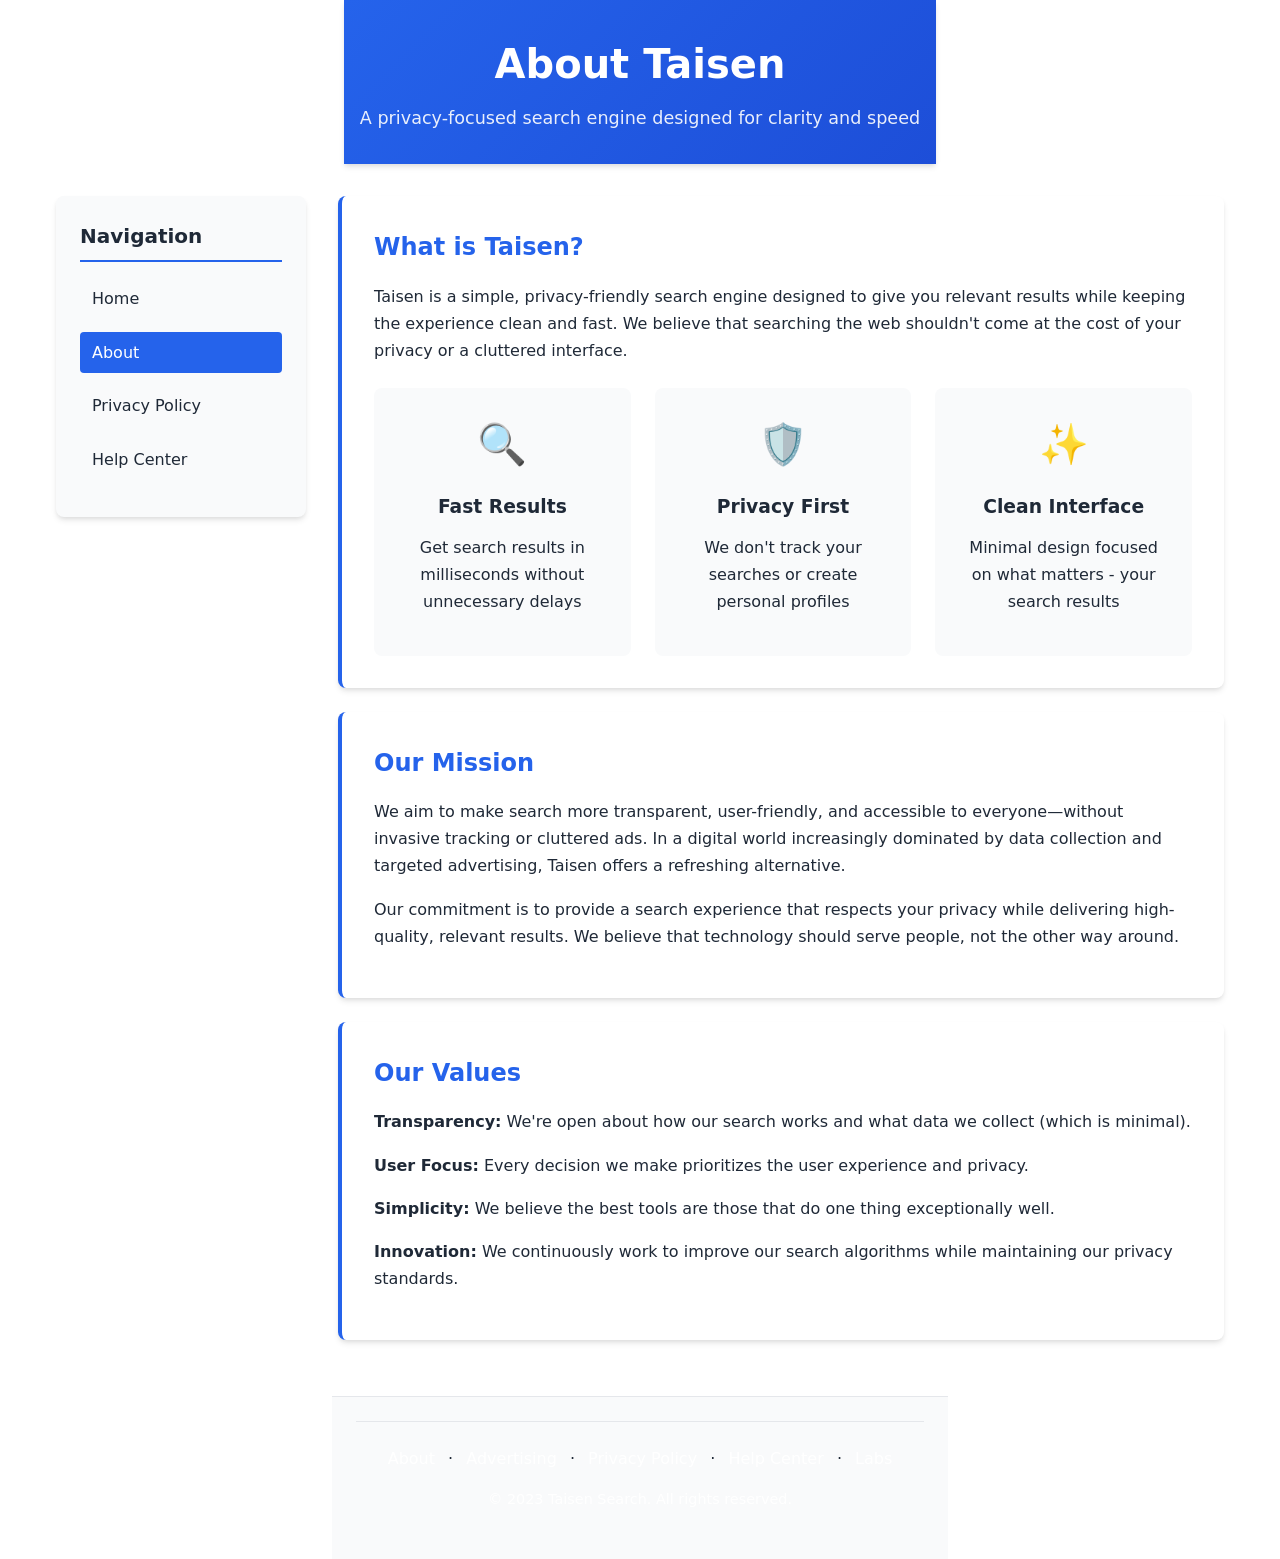
<file: about.html>
<!DOCTYPE html>
<html lang="en">
<head>
  <meta charset="UTF-8">
  <meta name="viewport" content="width=device-width, initial-scale=1.0">
  <title>About - Taisen</title>
  <link rel="icon" type="image/png" href="original.png">
  <link rel="stylesheet" href="style.css?v=20250901">
  <style>
    /* Base styles */
    :root {
      --primary-color: #2563eb;
      --primary-dark: #1d4ed8;
      --text-color: #1f2937;
      --text-light: #ffffff;
      --bg-color: #ffffff;
      --bg-light: #f9fafb;
      --border-color: #e5e7eb;
      --shadow: 0 4px 6px -1px rgba(0, 0, 0, 0.1), 0 2px 4px -1px rgba(0, 0, 0, 0.06);
    }
    
    * {
      margin: 0;
      padding: 0;
      box-sizing: border-box;
    }
    
    body {
      font-family: 'Segoe UI', system-ui, -apple-system, sans-serif;
      line-height: 1.6;
      color: var(--text-color);
      background-color: var(--bg-color);
      display: flex;
      flex-direction: column;
      min-height: 100vh;
    }
    
    a {
      text-decoration: none;
      color: var(--primary-color);
      transition: color 0.2s ease;
    }
    
    a:hover {
      color: var(--primary-dark);
    }
    
    /* Header styles */
    header {
      background: linear-gradient(135deg, var(--primary-color), var(--primary-dark));
      color: white;
      padding: 2rem 1rem;
      text-align: center;
      box-shadow: var(--shadow);
    }
    
    .site-title2 {
      font-size: 2.5rem;
      font-weight: 700;
      margin-bottom: 0.5rem;
    }
    
    .site-subtitle {
      font-size: 1.1rem;
      opacity: 0.9;
      max-width: 600px;
      margin: 0 auto;
    }
    
    /* Main content layout */
    .help-container {
      display: flex;
      max-width: 1200px;
      margin: 2rem auto;
      padding: 0 1rem;
      gap: 2rem;
      flex: 1;
    }
    
    /* Sidebar styles */
    .help-sidebar {
      flex: 0 0 250px;
      background-color: var(--bg-light);
      border-radius: 8px;
      padding: 1.5rem;
      box-shadow: var(--shadow);
      height: fit-content;
    }
    
    .help-sidebar h3 {
      margin-bottom: 1rem;
      color: var(--text-color);
      font-size: 1.25rem;
      border-bottom: 2px solid var(--primary-color);
      padding-bottom: 0.5rem;
    }
    
    .help-sidebar ul {
      list-style: none;
    }
    
    .help-sidebar li {
      margin-bottom: 0.75rem;
    }
    
    .help-sidebar a {
      display: block;
      padding: 0.5rem 0.75rem;
      border-radius: 4px;
      transition: all 0.2s ease;
      color: var(--text-color);
      font-weight: 500;
    }
    
    .help-sidebar a:hover {
      background-color: rgba(37, 99, 235, 0.1);
      color: var(--primary-color);
    }
    
    .help-sidebar a.active {
      background-color: var(--primary-color);
      color: white;
    }
    
    /* Content styles */
    .help-content {
      flex: 1;
    }
    
    .help-section {
      background-color: white;
      border-radius: 8px;
      padding: 2rem;
      margin-bottom: 1.5rem;
      box-shadow: var(--shadow);
      border-left: 4px solid var(--primary-color);
    }
    
    .help-section h2 {
      color: var(--primary-color);
      margin-bottom: 1rem;
      font-size: 1.5rem;
    }
    
    .help-section p {
      color: var(--text-color);
      line-height: 1.7;
      margin-bottom: 1rem;
    }
    
    /* Feature highlights */
    .features-grid {
      display: grid;
      grid-template-columns: repeat(auto-fit, minmax(250px, 1fr));
      gap: 1.5rem;
      margin-top: 1.5rem;
    }
    
    .feature-card {
      background-color: var(--bg-light);
      border-radius: 8px;
      padding: 1.5rem;
      text-align: center;
      transition: transform 0.3s ease;
    }
    
    .feature-card:hover {
      transform: translateY(-5px);
    }
    
    .feature-icon {
      font-size: 2.5rem;
      margin-bottom: 1rem;
      color: var(--primary-color);
    }
    
    .feature-card h3 {
      margin-bottom: 0.75rem;
      color: var(--text-color);
    }
    
    /* Footer styles */
    .footer-section {
      background-color: var(--bg-light);
      text-align: center;
      padding: 1.5rem;
      border-top: 1px solid var(--border-color);
      margin-top: auto;
    }
    
    .footer-links {
      margin-bottom: 1rem;
    }
    
    .footer-links a {
      margin: 0 0.5rem;
      color: var(--text-light);
    }
    
    .footer-links a:hover {
      color: var(--primary-color);
    }
    
    .copyright {
      color: var(--text-light);
      font-size: 0.9rem;
    }
    
    /* Responsive design */
    @media (max-width: 768px) {
      .help-container {
        flex-direction: column;
      }
      
      .help-sidebar {
        flex: none;
        order: 2;
      }
      
      .site-title2 {
        font-size: 2rem;
      }
      
      .features-grid {
        grid-template-columns: 1fr;
      }
    }
  </style>
</head>
<body>

  <header>
    <section class="header-section">
      <h1 class="site-title2">About Taisen</h1>
      <p class="site-subtitle">A privacy-focused search engine designed for clarity and speed</p>
    </section>
  </header>

  <main class="help-container">
    <aside class="help-sidebar">
      <h3>Navigation</h3>
      <ul>
        <li><a href="index.html">Home</a></li>
        <li><a href="about.html" class="active">About</a></li>
        <li><a href="privacy.html">Privacy Policy</a></li>
        <li><a href="help.html">Help Center</a></li>
      </ul>
    </aside>

    <section class="help-content">
      <div class="help-section">
        <h2>What is Taisen?</h2>
        <p>Taisen is a simple, privacy-friendly search engine designed to give you relevant results while keeping the experience clean and fast. We believe that searching the web shouldn't come at the cost of your privacy or a cluttered interface.</p>
        
        <div class="features-grid">
          <div class="feature-card">
            <div class="feature-icon">🔍</div>
            <h3>Fast Results</h3>
            <p>Get search results in milliseconds without unnecessary delays</p>
          </div>
          <div class="feature-card">
            <div class="feature-icon">🛡️</div>
            <h3>Privacy First</h3>
            <p>We don't track your searches or create personal profiles</p>
          </div>
          <div class="feature-card">
            <div class="feature-icon">✨</div>
            <h3>Clean Interface</h3>
            <p>Minimal design focused on what matters - your search results</p>
          </div>
        </div>
      </div>

      <div class="help-section">
        <h2>Our Mission</h2>
        <p>We aim to make search more transparent, user-friendly, and accessible to everyone—without invasive tracking or cluttered ads. In a digital world increasingly dominated by data collection and targeted advertising, Taisen offers a refreshing alternative.</p>
        <p>Our commitment is to provide a search experience that respects your privacy while delivering high-quality, relevant results. We believe that technology should serve people, not the other way around.</p>
      </div>
      
      <div class="help-section">
        <h2>Our Values</h2>
        <p><strong>Transparency:</strong> We're open about how our search works and what data we collect (which is minimal).</p>
        <p><strong>User Focus:</strong> Every decision we make prioritizes the user experience and privacy.</p>
        <p><strong>Simplicity:</strong> We believe the best tools are those that do one thing exceptionally well.</p>
        <p><strong>Innovation:</strong> We continuously work to improve our search algorithms while maintaining our privacy standards.</p>
      </div>
    </section>
  </main>

  <footer class="footer-section">
    <div class="footer-section">
      <nav class="footer-links">
        <a href="about.html">About</a> ·
        <a href="advertising.html">Advertising</a> ·
        <a href="privacy.html">Privacy Policy</a> ·
        <a href="help center.html">Help Center</a> ·
        <a href="labs.html">Labs</a>
      </nav>
      <p class="copyright">© 2023 Taisen Search. All rights reserved.</p>
    </div>
  </footer>

</body>
</html>
</file>
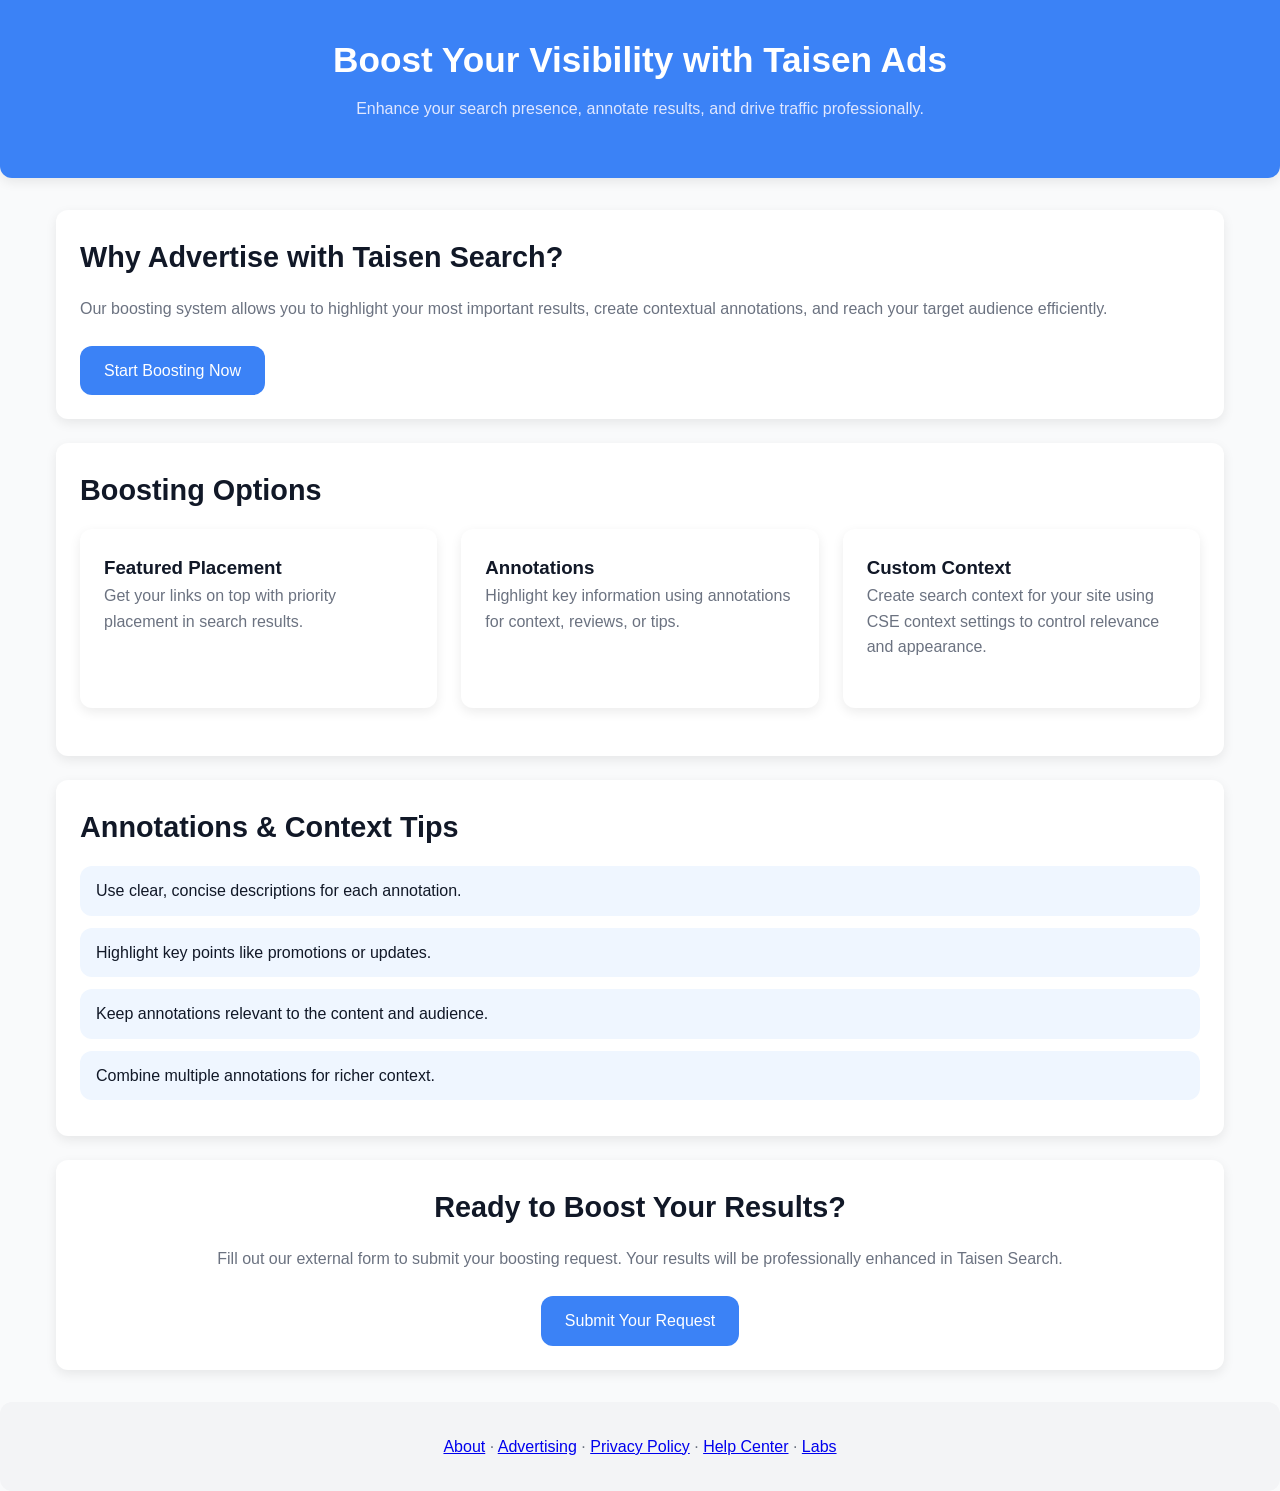
<file: advertising.html>
<!DOCTYPE html>
<html lang="en">
<head>
<meta charset="UTF-8">
<meta name="viewport" content="width=device-width, initial-scale=1.0">
<title>Taisen Search Ads & Boosting</title>
<link rel="icon" type="image/png" href="original.png">
<style>
    /* Root Colors & Variables */
    :root {
        --brand-color: #3B82F6;
        --accent-color: #2563EB;
        --text-dark: #111827;
        --text-light: #6B7280;
        --bg-light: #F9FAFB;
        --card-bg: #FFFFFF;
        --shadow: 0 4px 12px rgba(0, 0, 0, 0.08);
        --radius: 12px;
        --padding: 1rem;
    }

    * { margin: 0; padding: 0; box-sizing: border-box; font-family: 'Inter', sans-serif; }
    body { background: var(--bg-light); color: var(--text-dark); line-height: 1.6; }

    header {
        background: var(--brand-color);
        color: #fff;
        padding: 2rem;
        text-align: center;
        border-bottom-left-radius: var(--radius);
        border-bottom-right-radius: var(--radius);
        box-shadow: var(--shadow);
    }
    header h1 { font-size: 2.2rem; margin-bottom: 0.5rem; }
    header p { font-size: 1rem; color: #E0E7FF; }

    .container { max-width: 1200px; margin: 2rem auto; padding: 0 var(--padding); }
    h2 { color: var(--text-dark); font-size: 1.8rem; margin-bottom: 1rem; }
    p { color: var(--text-light); margin-bottom: 1.5rem; }

    .card {
        background: var(--card-bg);
        border-radius: var(--radius);
        box-shadow: var(--shadow);
        padding: 1.5rem;
        margin-bottom: 1.5rem;
        transition: transform 0.3s ease, box-shadow 0.3s ease;
    }
    .card:hover {
        transform: translateY(-5px);
        box-shadow: 0 8px 20px rgba(0,0,0,0.12);
    }

    .btn {
        background: var(--brand-color);
        color: #fff;
        padding: 0.75rem 1.5rem;
        border: none;
        border-radius: var(--radius);
        cursor: pointer;
        font-size: 1rem;
        transition: background 0.3s ease;
        text-decoration: none;
        display: inline-block;
    }
    .btn:hover { background: var(--accent-color); }

    .grid { display: grid; grid-template-columns: repeat(auto-fit, minmax(280px, 1fr)); gap: 1.5rem; }

    footer {
        background: #F3F4F6;
        padding: 2rem;
        text-align: center;
        color: var(--text-light);
        margin-top: 2rem;
        border-radius: var(--radius);
    }

    ul.annotations { list-style: none; padding-left: 0; }
    ul.annotations li {
        background: #EFF6FF;
        padding: 0.75rem 1rem;
        margin-bottom: 0.75rem;
        border-radius: var(--radius);
        color: var(--text-dark);
    }
</style>
</head>
<body>

<header>
    <h1>Boost Your Visibility with Taisen Ads</h1>
    <p>Enhance your search presence, annotate results, and drive traffic professionally.</p>
</header>

<div class="container">
    <!-- Overview -->
    <section class="card">
        <h2>Why Advertise with Taisen Search?</h2>
        <p>Our boosting system allows you to highlight your most important results, create contextual annotations, and reach your target audience efficiently.</p>
        <a href="https://forms.gle/k2DFhZcCWwnM6HQC6" target="_blank" class="btn">Start Boosting Now</a>
    </section>

    <!-- Boosting Options -->
    <section class="card">
        <h2>Boosting Options</h2>
        <div class="grid">
            <div class="card">
                <h3>Featured Placement</h3>
                <p>Get your links on top with priority placement in search results.</p>
            </div>
            <div class="card">
                <h3>Annotations</h3>
                <p>Highlight key information using annotations for context, reviews, or tips.</p>
            </div>
            <div class="card">
                <h3>Custom Context</h3>
                <p>Create search context for your site using CSE context settings to control relevance and appearance.</p>
            </div>
        </div>
    </section>

    <!-- How to Use Annotations -->
    <section class="card">
        <h2>Annotations & Context Tips</h2>
        <ul class="annotations">
            <li>Use clear, concise descriptions for each annotation.</li>
            <li>Highlight key points like promotions or updates.</li>
            <li>Keep annotations relevant to the content and audience.</li>
            <li>Combine multiple annotations for richer context.</li>
        </ul>
    </section>

    <!-- Call to Action for External Form -->
    <section class="card" style="text-align:center;">
        <h2>Ready to Boost Your Results?</h2>
        <p>Fill out our external form to submit your boosting request. Your results will be professionally enhanced in Taisen Search.</p>
        <a href="https://forms.gle/k2DFhZcCWwnM6HQC6" target="_blank" class="btn">Submit Your Request</a>
    </section>
</div>

 <!-- Footer -->
  <footer class="Footer">
    <div class="footer-section">
      <nav class="">
        <a href="about.html">About</a> ·
        <a href="advertising.html">Advertising</a> ·
        <a href="privacy.html">Privacy Policy</a> ·
        <a href="help center.html">Help Center</a> ·
        <a href="labs.html">Labs</a>
      </nav>
    </div>
  </footer>

</body>
</html>
</file>
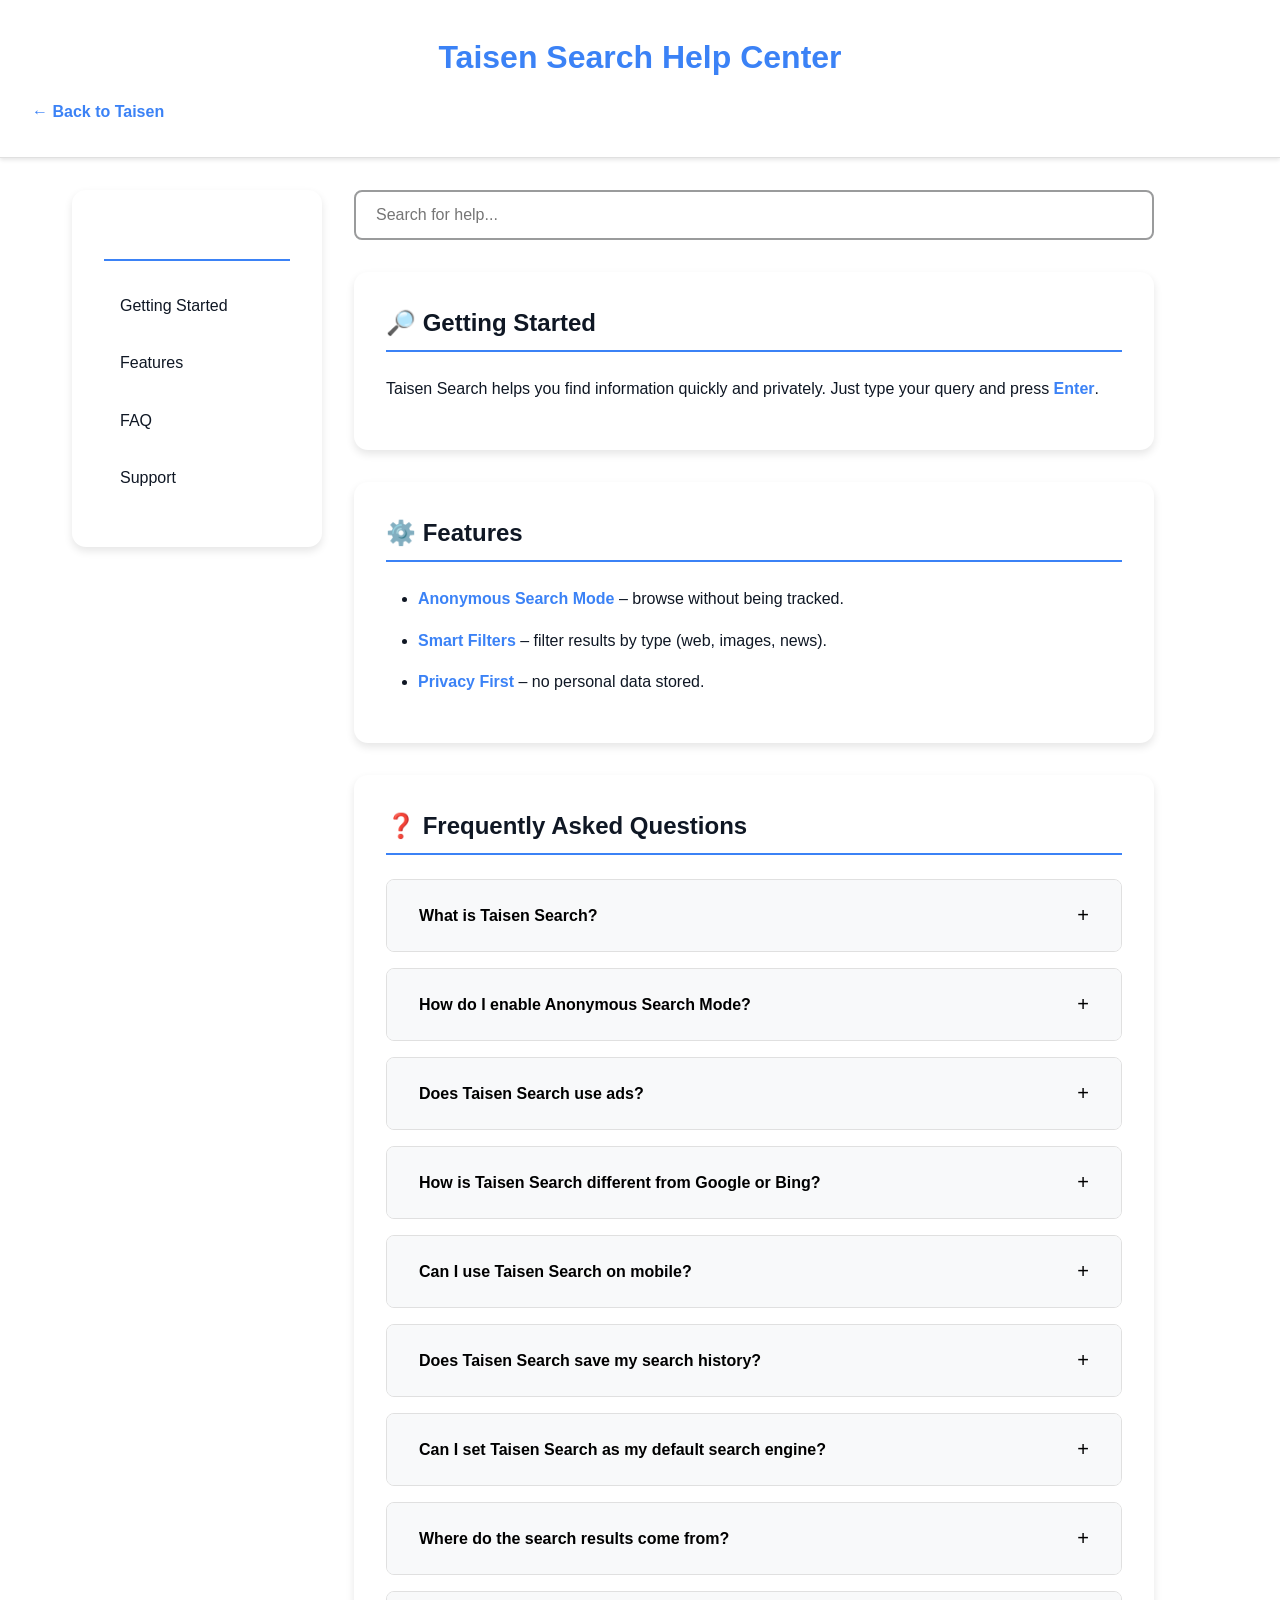
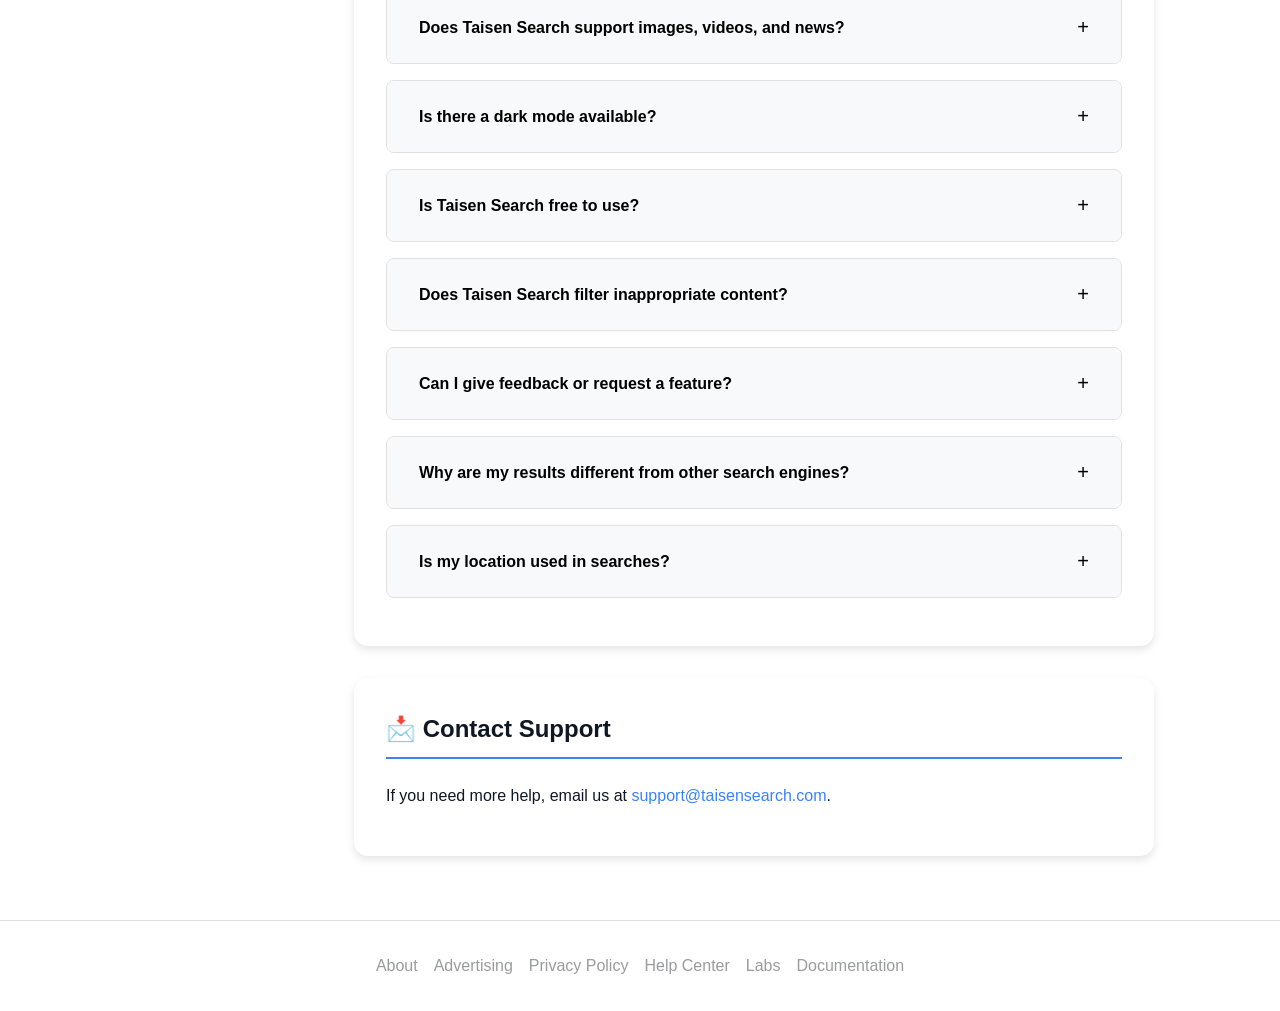
<file: help center.html>
<!DOCTYPE html>
<html lang="en">
<head>
  <meta charset="UTF-8">
  <meta name="viewport" content="width=device-width, initial-scale=1.0">
  <title>Taisen Search Help Center</title>
  <style>
    /* Taisen Design System Variables */
    :root {
      --brand-color: #3B82F6;
      --text-dark: #0f1724;
      --text-light: #f5f5f5;
      --bg-light: #ffffff;
      --bg-dark: #121212;
      --neutral-gray: #9a9b9c;
      --success: #28A745;
      --danger: #FF4C4C;
      --spacing-unit: 8px;
      --border-radius: 8px;
      --card-shadow: 0 4px 8px rgba(0,0,0,0.1);
      --transition: all 0.3s ease;
    }

    /* Global Styles */
    * {
      margin: 0;
      padding: 0;
      box-sizing: border-box;
    }

    body {
      font-family: 'Arial', sans-serif;
      background: var(--bg-light);
      color: var(--text-dark);
      line-height: 1.6;
      min-height: 100vh;
      display: flex;
      flex-direction: column;
    }

    /* Header Section */
    .header-section {
      background: var(--bg-light);
      padding: calc(var(--spacing-unit) * 4);
      box-shadow: 0 2px 4px rgba(0,0,0,0.1);
      border-bottom: 1px solid #e0e0e0;
    }

    .site-title2 {
      font-size: 32px;
      font-weight: bold;
      color: var(--brand-color);
      margin-bottom: calc(var(--spacing-unit) * 2);
      text-align: center;
    }

    .back-link {
      color: var(--brand-color);
      text-decoration: none;
      font-weight: 600;
      display: inline-flex;
      align-items: center;
      gap: calc(var(--spacing-unit) * 1);
      transition: var(--transition);
    }

    .back-link:hover {
      color: #2563eb;
      transform: translateX(-2px);
    }

    /* Main Container */
    .help-container {
      display: flex;
      flex: 1;
      max-width: 1200px;
      margin: 0 auto;
      width: 100%;
      padding: calc(var(--spacing-unit) * 4);
      gap: calc(var(--spacing-unit) * 4);
    }

    /* Sidebar */
    .help-sidebar {
      flex: 0 0 250px;
      background: var(--bg-light);
      padding: calc(var(--spacing-unit) * 4);
      border-radius: 14px;
      box-shadow: var(--card-shadow);
      height: fit-content;
      position: sticky;
      top: calc(var(--spacing-unit) * 4);
    }

    .help-sidebar h3 {
      font-size: 18px;
      font-weight: 600;
      margin-bottom: calc(var(--spacing-unit) * 3);
      color: white;
      border-bottom: 2px solid var(--brand-color);
      padding-bottom: calc(var(--spacing-unit) * 1);
    }

    .help-sidebar ul {
      list-style: none;
    }

    .help-sidebar li {
      margin-bottom: calc(var(--spacing-unit) * 2);
    }

    .help-sidebar a {
      color: var(--text-dark);
      text-decoration: none;
      font-weight: 500;
      transition: var(--transition);
      padding: calc(var(--spacing-unit) * 1) calc(var(--spacing-unit) * 2);
      border-radius: var(--border-radius);
      display: block;
    }

    .help-sidebar a:hover {
      background: var(--brand-color);
      color: white;
      transform: translateX(4px);
    }

    /* Main Content */
    .help-content {
      flex: 1;
      max-width: 800px;
    }

    /* Search Input */
    #searchInput {
      width: 100%;
      padding: 14px 20px;
      border: 2px solid var(--neutral-gray);
      border-radius: var(--border-radius);
      font-size: 16px;
      margin-bottom: calc(var(--spacing-unit) * 4);
      transition: var(--transition);
      background: var(--bg-light);
    }

    #searchInput:focus {
      border-color: var(--brand-color);
      box-shadow: 0 2px 8px rgba(59, 130, 246, 0.2);
      outline: none;
    }

    /* Help Sections */
    .help-section {
      background: var(--bg-light);
      padding: calc(var(--spacing-unit) * 4);
      border-radius: 14px;
      box-shadow: var(--card-shadow);
      margin-bottom: calc(var(--spacing-unit) * 4);
      transition: var(--transition);
    }

    .help-section:hover {
      transform: translateY(-2px);
      box-shadow: 0 8px 16px rgba(0,0,0,0.15);
    }

    .help-section h2 {
      font-size: 24px;
      font-weight: 600;
      margin-bottom: calc(var(--spacing-unit) * 3);
      color: var(--text-dark);
      border-bottom: 2px solid var(--brand-color);
      padding-bottom: calc(var(--spacing-unit) * 1);
    }

    .help-section p, .help-section li {
      margin-bottom: calc(var(--spacing-unit) * 2);
      color: var(--text-dark);
    }

    .help-section ul {
      padding-left: calc(var(--spacing-unit) * 4);
    }

    .help-section li {
      margin-bottom: calc(var(--spacing-unit) * 2);
    }

    .help-section b {
      color: var(--brand-color);
    }

    /* FAQ Items */
    .faq-item {
      margin-bottom: calc(var(--spacing-unit) * 2);
      border: 1px solid #e0e0e0;
      border-radius: var(--border-radius);
      overflow: hidden;
      transition: var(--transition);
    }

    .faq-item:hover {
      border-color: var(--brand-color);
    }

    .faq-question {
      width: 100%;
      padding: calc(var(--spacing-unit) * 3) calc(var(--spacing-unit) * 4);
      background: #f8f9fa;
      border: none;
      text-align: left;
      font-size: 16px;
      font-weight: 600;
      cursor: pointer;
      transition: var(--transition);
      display: flex;
      justify-content: space-between;
      align-items: center;
    }

    .faq-question::after {
      content: '+';
      font-size: 20px;
      font-weight: 300;
      transition: var(--transition);
    }

    .faq-item.active .faq-question::after {
      content: '−';
    }

    .faq-question:hover {
      background: var(--brand-color);
      color: white;
    }

    .faq-answer {
      padding: 0 calc(var(--spacing-unit) * 4);
      max-height: 0;
      overflow: hidden;
      transition: max-height 0.3s ease, padding 0.3s ease;
    }

    .faq-item.active .faq-answer {
      padding: calc(var(--spacing-unit) * 3) calc(var(--spacing-unit) * 4);
      max-height: 500px;
    }

    .faq-answer p {
      margin: 0;
      color: var(--text-dark);
    }

    /* Links */
    a {
      color: var(--brand-color);
      text-decoration: none;
      transition: var(--transition);
    }

    a:hover {
      color: #2563eb;
      text-decoration: underline;
    }

    /* Footer */
    .footer-section {
      background: var(--bg-light);
      padding: calc(var(--spacing-unit) * 4);
      text-align: center;
      color: var(--neutral-gray);
      border-top: 1px solid #e0e0e0;
      margin-top: auto;
    }

    .footer-links {
      display: flex;
      justify-content: center;
      flex-wrap: wrap;
      gap: calc(var(--spacing-unit) * 2);
    }

    .footer-links a {
      color: var(--neutral-gray);
      text-decoration: none;
      transition: var(--transition);
    }

    .footer-links a:hover {
      color: var(--brand-color);
    }

    /* Responsive Design */
    @media (max-width: 768px) {
      .help-container {
        flex-direction: column;
        padding: calc(var(--spacing-unit) * 2);
        gap: calc(var(--spacing-unit) * 3);
      }

      .help-sidebar {
        flex: none;
        width: 100%;
        position: static;
      }

      .site-title2 {
        font-size: 24px;
      }

      .header-section {
        padding: calc(var(--spacing-unit) * 3);
      }

      .help-section {
        padding: calc(var(--spacing-unit) * 3);
      }
    }

    /* Dark Theme Support */
    @media (prefers-color-scheme: dark) {
      body {
        background: var(--bg-dark);
        color: var(--text-light);
      }

      .header-section,
      .footer-section,
      .help-sidebar,
      .help-section,
      #searchInput {
        background: #1f1f1f;
      }

      .help-sidebar a,
      .help-section h2,
      .help-section p,
      .help-section li,
      .faq-answer p {
        color: var(--text-light);
      }

      .faq-question {
        background: #2a2a2a;
        color: var(--text-light);
      }

      .faq-item {
        border-color: #333;
      }

      #searchInput {
        border-color: #555;
        color: var(--text-light);
      }

      .help-sidebar a:hover,
      .faq-question:hover {
        background: var(--brand-color);
        color: white;
      }

      .card {
        box-shadow: 0 4px 8px rgba(0,0,0,0.3);
      }
    }
  </style>
</head>
<body>
  <header>
    <section class="header-section">
      <h1 class="site-title2">Taisen Search Help Center</h1>
      <a href="index.html" class="back-link">← Back to Taisen</a>
    </section>
  </header>

  <main class="help-container">
    <!-- Sidebar -->
    <nav class="help-sidebar">
      <h3>Categories</h3>
      <ul>
        <li><a href="#getting-started">Getting Started</a></li>
        <li><a href="#features">Features</a></li>
        <li><a href="#faq">FAQ</a></li>
        <li><a href="#support">Support</a></li>
      </ul>
    </nav>

    <!-- Main Content -->
    <section class="help-content">
      <input type="text" id="searchInput" placeholder="Search for help...">

      <div id="getting-started" class="help-section">
        <h2>🔎 Getting Started</h2>
        <p>Taisen Search helps you find information quickly and privately. Just type your query and press <b>Enter</b>.</p>
      </div>

      <div id="features" class="help-section">
        <h2>⚙️ Features</h2>
        <ul>
          <li><b>Anonymous Search Mode</b> – browse without being tracked.</li>
          <li><b>Smart Filters</b> – filter results by type (web, images, news).</li>
          <li><b>Privacy First</b> – no personal data stored.</li>
        </ul>
      </div>

      <section id="faq" class="help-section"> 
        <h2>❓ Frequently Asked Questions</h2>

        <div class="faq-item">
          <button class="faq-question">What is Taisen Search?</button>
          <div class="faq-answer">
            <p>Taisen Search is a privacy-focused search engine designed to give you fast, accurate results without tracking you.</p>
          </div>
        </div>

        <div class="faq-item">
          <button class="faq-question">How do I enable Anonymous Search Mode?</button>
          <div class="faq-answer">
            <p>You can toggle Anonymous Search Mode from the extension settings. It hides your search history and anonymizes your queries.</p>
          </div>
        </div>

        <div class="faq-item">
          <button class="faq-question">Does Taisen Search use ads?</button>
          <div class="faq-answer">
            <p>No, Taisen Search does not track or sell your data. Our goal is to keep your browsing private and ad-free.</p>
          </div>
        </div>

        <div class="faq-item">
          <button class="faq-question">How is Taisen Search different from Google or Bing?</button>
          <div class="faq-answer">
            <p>Unlike mainstream search engines, Taisen Search does not log your queries, build profiles, or sell your information to advertisers.</p>
          </div>
        </div>

        <div class="faq-item">
          <button class="faq-question">Can I use Taisen Search on mobile?</button>
          <div class="faq-answer">
            <p>Yes. Taisen Search is fully compatible with mobile browsers and can be set as your default search provider.</p>
          </div>
        </div>

        <div class="faq-item">
          <button class="faq-question">Does Taisen Search save my search history?</button>
          <div class="faq-answer">
            <p>No. Taisen Search does not store your search history. All queries are processed anonymously.</p>
          </div>
        </div>

        <div class="faq-item">
          <button class="faq-question">Can I set Taisen Search as my default search engine?</button>
          <div class="faq-answer">
            <p>Yes. In your browser settings, you can set Taisen Search as the default search provider for quick access.</p>
          </div>
        </div>

        <div class="faq-item">
          <button class="faq-question">Where do the search results come from?</button>
          <div class="faq-answer">
            <p>Taisen Search aggregates results from multiple trusted sources to provide a balanced, unbiased experience.</p>
          </div>
        </div>

        <div class="faq-item">
          <button class="faq-question">Does Taisen Search support images, videos, and news?</button>
          <div class="faq-answer">
            <p>Yes. You can search across categories such as web, images, videos, and news for a complete search experience.</p>
          </div>
        </div>

        <div class="faq-item">
          <button class="faq-question">Is there a dark mode available?</button>
          <div class="faq-answer">
            <p>Yes. You can switch between light and dark themes in the settings menu.</p>
          </div>
        </div>

        <div class="faq-item">
          <button class="faq-question">Is Taisen Search free to use?</button>
          <div class="faq-answer">
            <p>Yes. Taisen Search is completely free to use with no hidden charges or premium tiers.</p>
          </div>
        </div>

        <div class="faq-item">
          <button class="faq-question">Does Taisen Search filter inappropriate content?</button>
          <div class="faq-answer">
            <p>Yes. We apply safe search filters to minimize explicit content, which can be adjusted in settings.</p>
          </div>
        </div>

        <div class="faq-item">
          <button class="faq-question">Can I give feedback or request a feature?</button>
          <div class="faq-answer">
            <p>Absolutely. Use the feedback option in the menu to share suggestions or report issues.</p>
          </div>
        </div>

        <div class="faq-item">
          <button class="faq-question">Why are my results different from other search engines?</button>
          <div class="faq-answer">
            <p>Taisen Search prioritizes unbiased, privacy-respecting sources, so results may differ from engines that personalize content.</p>
          </div>
        </div>

        <div class="faq-item">
          <button class="faq-question">Is my location used in searches?</button>
          <div class="faq-answer">
            <p>No. By default, Taisen Search does not track or use your location. You can manually enable region-based results if desired.</p>
          </div>
        </div>
      </section>

      <div id="support" class="help-section">
        <h2>📩 Contact Support</h2>
        <p>If you need more help, email us at <a href="mailto:support@taisensearch.com">support@taisensearch.com</a>.</p>
      </div>
    </section>
  </main>

  <!-- Footer -->
  <footer>
    <section class="footer-section">
      <nav class="footer-links">
        <a href="about.html">About</a>
        <a href="advertising.html">Advertising</a>
        <a href="privacy.html">Privacy Policy</a>
        <a href="help center.html">Help Center</a>
        <a href="labs.html">Labs</a>
        <a href="TaisenSearch_Documentation.html">Documentation</a>
      </nav>
    </section>
  </footer>

  <script>
    // Search functionality
    const searchInput = document.getElementById("searchInput");
    const faqItems = document.querySelectorAll(".faq-item");
    const helpSections = document.querySelectorAll(".help-section");

    searchInput.addEventListener("input", function() {
      const query = this.value.toLowerCase().trim();
      
      if (query === '') {
        // Show all content when search is empty
        helpSections.forEach(section => section.style.display = 'block');
        faqItems.forEach(item => item.style.display = 'block');
        return;
      }

      // Search through FAQ items
      let faqFound = false;
      faqItems.forEach(item => {
        const text = item.innerText.toLowerCase();
        if (text.includes(query)) {
          item.style.display = 'block';
          faqFound = true;
        } else {
          item.style.display = 'none';
        }
      });

      // Search through help sections
      helpSections.forEach(section => {
        if (section.id === 'faq') {
          section.style.display = faqFound ? 'block' : 'none';
        } else {
          const text = section.innerText.toLowerCase();
          section.style.display = text.includes(query) ? 'block' : 'none';
        }
      });
    });

    // FAQ accordion functionality
    document.querySelectorAll('.faq-question').forEach(button => {
      button.addEventListener('click', () => {
        const faqItem = button.parentElement;
        const isActive = faqItem.classList.contains('active');
        
        // Close all other FAQ items
        document.querySelectorAll('.faq-item').forEach(item => {
          item.classList.remove('active');
        });
        
        // Toggle current item
        if (!isActive) {
          faqItem.classList.add('active');
        }
      });
    });

    // Smooth scrolling for sidebar links
    document.querySelectorAll('.help-sidebar a').forEach(link => {
      link.addEventListener('click', (e) => {
        e.preventDefault();
        const targetId = link.getAttribute('href').substring(1);
        const targetElement = document.getElementById(targetId);
        
        if (targetElement) {
          targetElement.scrollIntoView({
            behavior: 'smooth',
            block: 'start'
          });
        }
      });
    });
  </script>
</body>
</html>
</file>
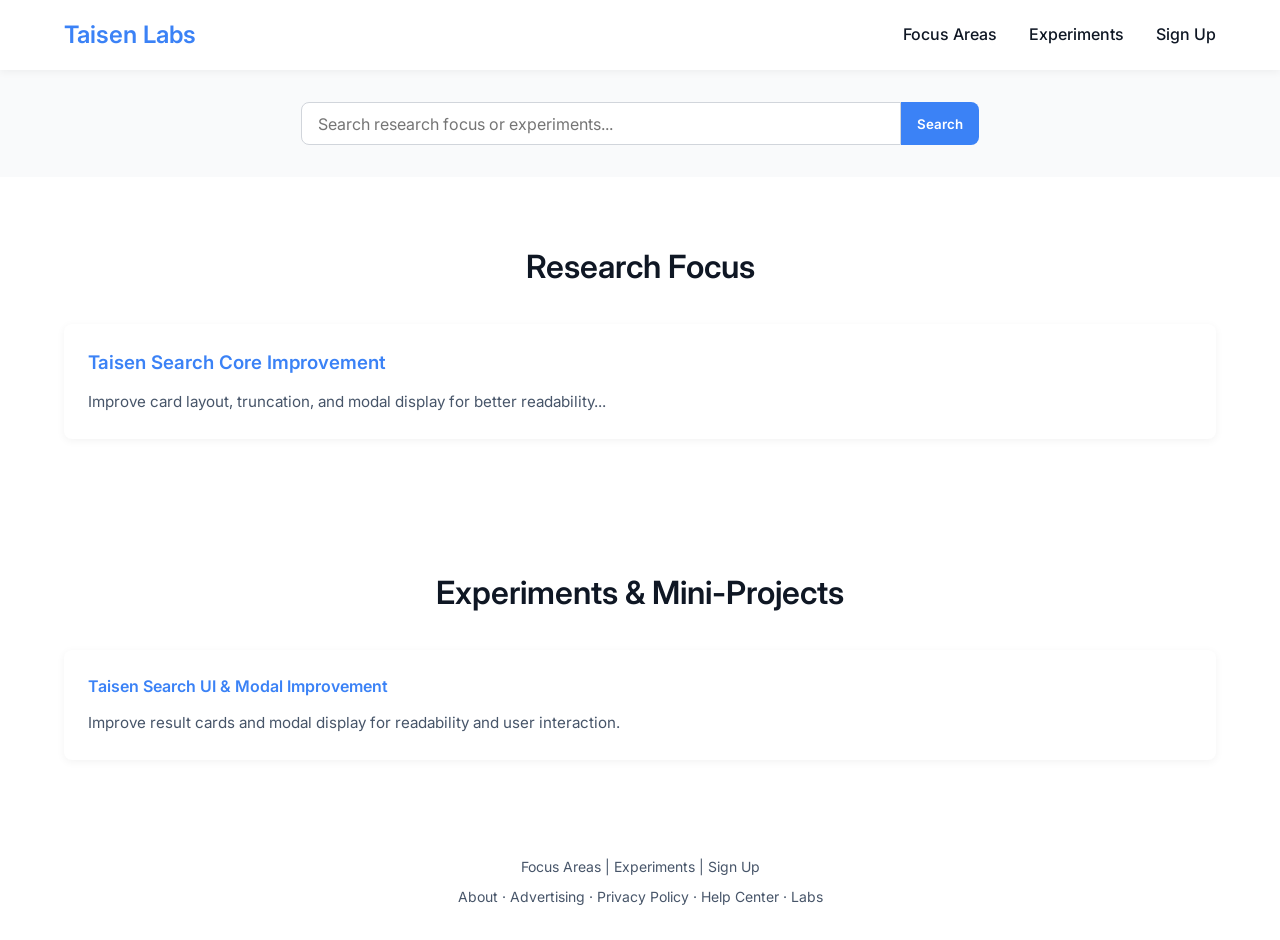
<file: labs.html>
<!DOCTYPE html>
<html lang="en">
<head>
<meta charset="UTF-8">
<meta name="viewport" content="width=device-width, initial-scale=1.0">
<title>Taisen Search Labs</title>
<link href="https://fonts.googleapis.com/css2?family=Inter:wght@400;500;600;700&display=swap" rel="stylesheet">
<style>
:root {
  --brand-color: #3B82F6;
  --text-dark: #0f1724;
  --bg-light: #ffffff;
  --bg-muted: #f9fafb;
  --radius: 8px;
  --shadow: 0 2px 8px rgba(0,0,0,0.05);
}

* { margin: 0; padding: 0; box-sizing: border-box; font-family: 'Inter', sans-serif; }
body { background-color: var(--bg-light); color: var(--text-dark); line-height: 1.6; }
a { text-decoration: none; color: inherit; }

header { display: flex; justify-content: space-between; align-items: center; padding: 1rem 5%; background: var(--bg-light); box-shadow: var(--shadow); position: sticky; top: 0; z-index: 1000; }
.logo { font-weight: 600; font-size: 1.5rem; color: var(--brand-color); }
nav ul { display: flex; gap: 2rem; list-style: none; }
nav ul li a { font-weight: 500; transition: 0.3s; }
nav ul li a:hover { color: var(--brand-color); }

.search-bar { display: flex; justify-content: center; padding: 2rem 5%; background: var(--bg-muted); }
.search-bar input[type="text"] { flex: 1; max-width: 600px; padding: 0.65rem 1rem; border-radius: var(--radius) 0 0 var(--radius); border: 1px solid #d1d5db; font-size: 1rem; outline: none; }
.search-bar button { padding: 0.65rem 1rem; border-radius: 0 var(--radius) var(--radius) 0; border: none; background: var(--brand-color); color: var(--bg-light); font-weight: 600; cursor: pointer; transition: 0.3s; }
.search-bar button:hover { background: #2563eb; }

section { padding: 4rem 5%; }
section h2 { font-size: 2rem; margin-bottom: 2rem; font-weight: 600; text-align: center; }

.cards, .project-cards { display: grid; grid-template-columns: repeat(auto-fit, minmax(220px, 1fr)); gap: 1.5rem; }
.card, .project-card { background: var(--bg-light); padding: 1.5rem; border-radius: var(--radius); box-shadow: var(--shadow); transition: 0.2s; cursor: pointer; display: flex; flex-direction: column; }
.card:hover, .project-card:hover { transform: translateY(-3px); box-shadow: 0 4px 12px rgba(0,0,0,0.08); }
.card h3, .project-card h4 { color: var(--brand-color); margin-bottom: 0.75rem; font-weight: 600; }
.card p, .project-card p { font-size: 0.95rem; color: #475569; flex: 1; display: -webkit-box; -webkit-line-clamp: 3; -webkit-box-orient: vertical; overflow: hidden; text-overflow: ellipsis; }

.join form { display: flex; flex-direction: column; gap: 1rem; max-width: 450px; margin: 0 auto; }
.join input, .join textarea { padding: 0.65rem; border-radius: var(--radius); border: 1px solid #d1d5db; font-size: 0.95rem; }
.join button { padding: 0.65rem; border-radius: var(--radius); border: none; background: var(--brand-color); color: var(--bg-light); font-weight: 600; cursor: pointer; transition: 0.3s; }
.join button:hover { background: #2563eb; }

footer { background: var(--bg-light); color: #475569; padding: 2rem 5%; display: flex; flex-direction: column; align-items: center; gap: 0.5rem; text-align: center; font-size: 0.875rem; }
footer a { color: #475569; transition: 0.3s; }
footer a:hover { color: var(--brand-color); }

.modal { display: none; position: fixed; z-index: 2000; left: 0; top: 0; width: 100%; height: 100%; overflow: auto; background: rgba(0,0,0,0.5); }
.modal-content { background-color: var(--bg-light); margin: 10% auto; padding: 2rem; border-radius: var(--radius); width: 90%; max-width: 600px; position: relative; }
.close { position: absolute; top: 1rem; right: 1rem; font-size: 1.5rem; font-weight: bold; color: #475569; cursor: pointer; }
.close:hover { color: var(--brand-color); }
</style>
</head>
<body>

<header>
  <a href="labs.html"><div class="logo">Taisen Labs</div></a>
  <nav>
    <ul>
      <li><a href="#focus">Focus Areas</a></li>
      <li><a href="#experiments">Experiments</a></li>
      <li><a href="#join">Sign Up</a></li>
    </ul>
  </nav>
</header>

<section class="search-bar">
  <input type="text" id="searchInput" placeholder="Search research focus or experiments..." onkeyup="filterCards()">
  <button onclick="filterCards()">Search</button>
</section>

<!-- Research Focus -->
<section id="focus">
  <h2>Research Focus</h2>
  <div class="cards" id="focusCards">
    <div class="card" 
         onclick="openModal(this)" 
         data-title="Taisen Search Core Improvement" 
         data-full="<p>Experiment with card layout, truncation, and modal display for better readability and user interaction.</p>
<p>Focus on UX, performance, and mobile responsiveness.</p>">
      <h3>Taisen Search Core Improvement</h3>
      <p>Improve card layout, truncation, and modal display for better readability...</p>
    </div>
  </div>
</section>

<!-- Experiments -->
<section id="experiments">
  <h2>Experiments & Mini-Projects</h2>
  <div class="project-cards" id="experimentCards">
    <div class="project-card" 
         onclick="openModal(this)" 
         data-title="Taisen Search UI & Modal Improvement Experiment #1" 
         data-full="<p>Objective: Improve Taisen Search result cards and modal display for better readability and user interaction.</p>
<p>Hypothesis: Limiting text in cards and opening full text in modals will make search results easier to read and navigate.</p>
<p>Features / Issues Being Tested:</p>
<ul>
<li>Card text truncation</li>
<li>Modal behavior (open/close and full text display)</li>
<li>Search bar/button alignment</li>
<li>Responsiveness on different devices</li>
</ul>
<p>Steps / Methodology:</p>
<ol>
<li>Apply CSS truncation for card text.</li>
<li>Implement modal for full content.</li>
<li>Align search button using flexbox/grid.</li>
<li>Test layout on desktop and mobile devices.</li>
<li>Track performance and load times.</li>
</ol>
<p>Observations / Results: Modal now opens correctly. Card text truncation works, but on mobile some text still overlaps.</p>
<p>Next Steps / Iterations: Adjust mobile card width and font size. Optimize modal scroll behavior.</p>
<p>Screenshots / Attachments: Add screenshots or code snippets here to document changes.</p>">
      <h4>Taisen Search UI & Modal Improvement</h4>
      <p>Improve result cards and modal display for readability and user interaction.</p>
    </div>
  </div>
</section>

<footer>
  <p>
    <a href="#focus">Focus Areas</a> | 
    <a href="#experiments">Experiments</a> | 
    <a href="#join">Sign Up</a>
  </p>
  <p>
    <a href="about.html">About</a> ·
    <a href="advertising.html">Advertising</a> ·
    <a href="privacy.html">Privacy Policy</a> ·
    <a href="help center.html">Help Center</a> ·
    <a href="labs.html">Labs</a>
  </p>
</footer>

<div id="modal" class="modal">
  <div class="modal-content">
    <span class="close" onclick="closeModal()">&times;</span>
    <h3 id="modalTitle"></h3>
    <div id="modalBody"></div>
  </div>
</div>

<script>
function filterCards() {
  const input = document.getElementById('searchInput').value.toLowerCase();

  const focusCards = document.querySelectorAll('#focusCards .card');
  focusCards.forEach(card => {
    const text = card.getAttribute('data-full').toLowerCase() + card.getAttribute('data-title').toLowerCase();
    card.style.display = text.includes(input) ? '' : 'none';
  });

  const experimentCards = document.querySelectorAll('#experimentCards .project-card');
  experimentCards.forEach(card => {
    const text = card.getAttribute('data-full').toLowerCase() + card.getAttribute('data-title').toLowerCase();
    card.style.display = text.includes(input) ? '' : 'none';
  });
}

function openModal(card) {
  document.getElementById('modalTitle').textContent = card.getAttribute('data-title');
  document.getElementById('modalBody').innerHTML = card.getAttribute('data-full');
  document.getElementById('modal').style.display = 'block';
}

function closeModal() {
  document.getElementById('modal').style.display = 'none';
}

window.onclick = function(event) {
  const modal = document.getElementById('modal');
  if (event.target == modal) modal.style.display = 'none';
}
</script>

</body>
</html>
</file>
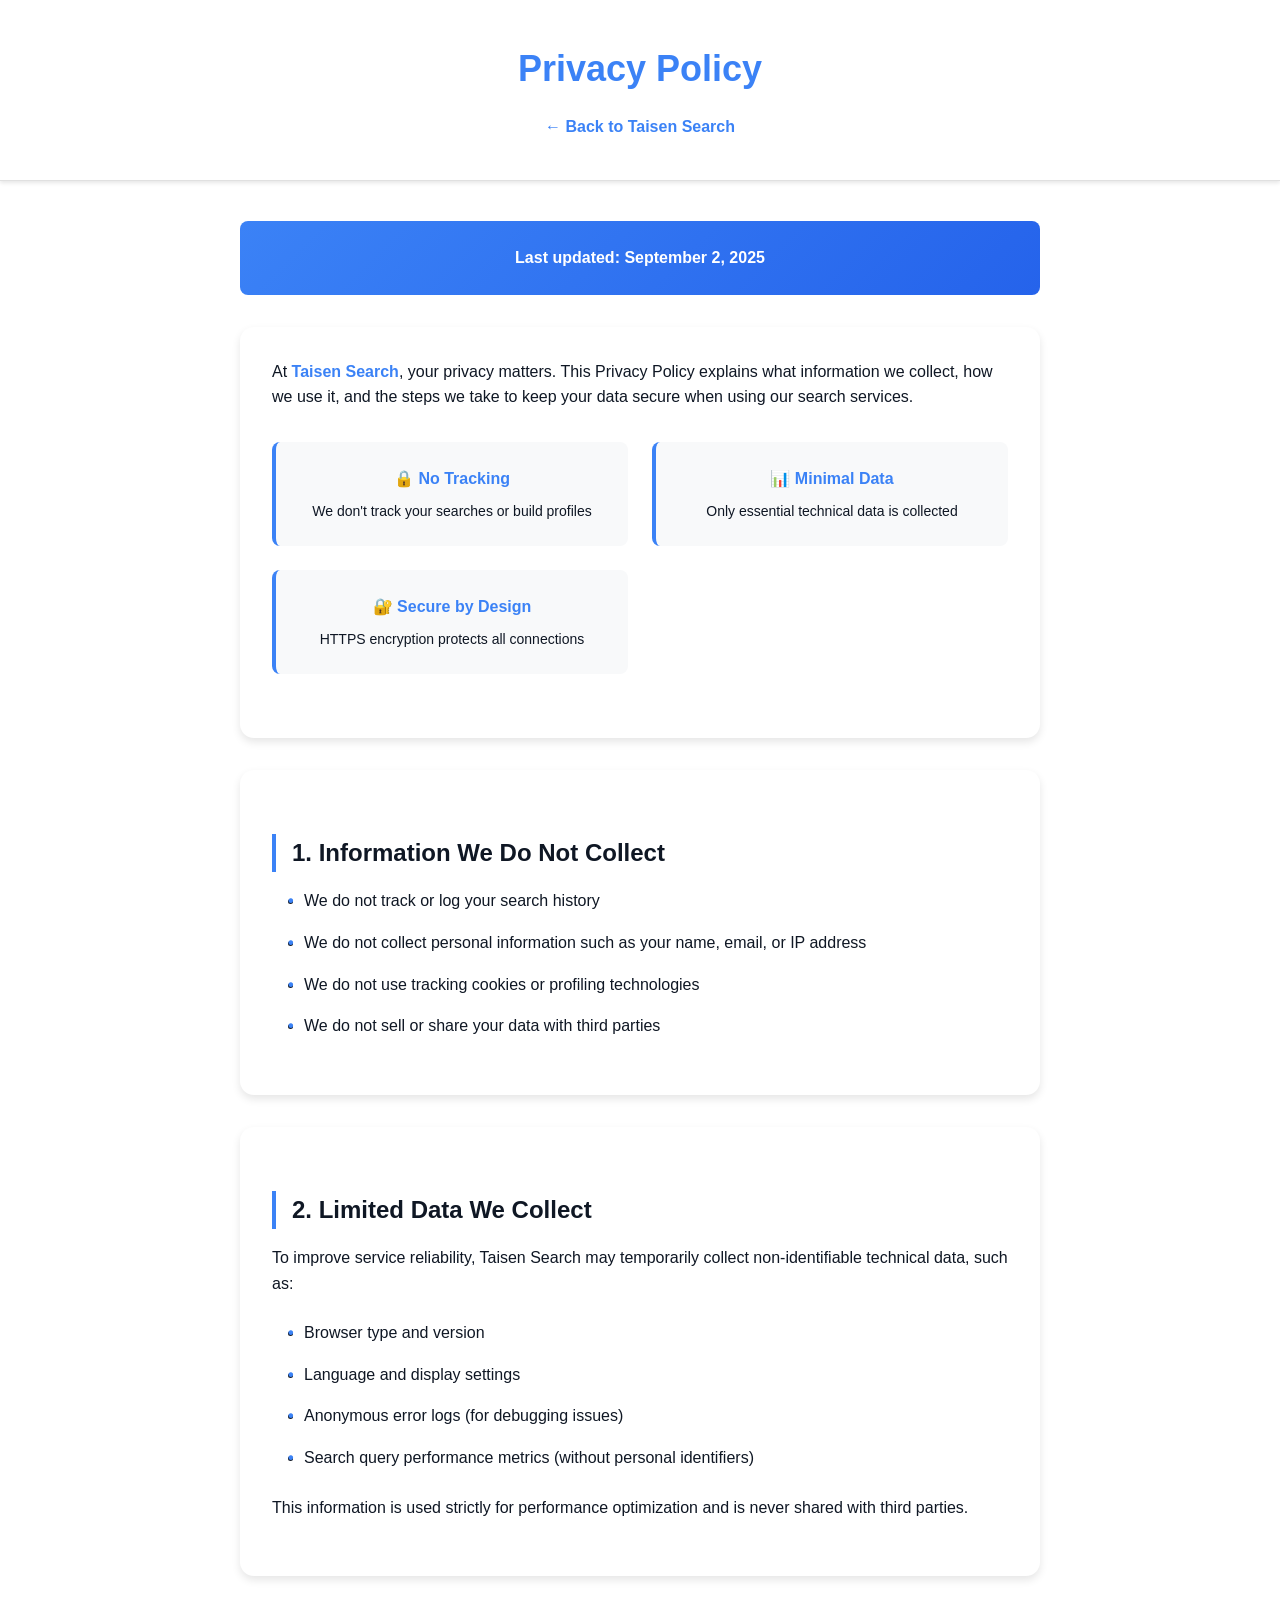
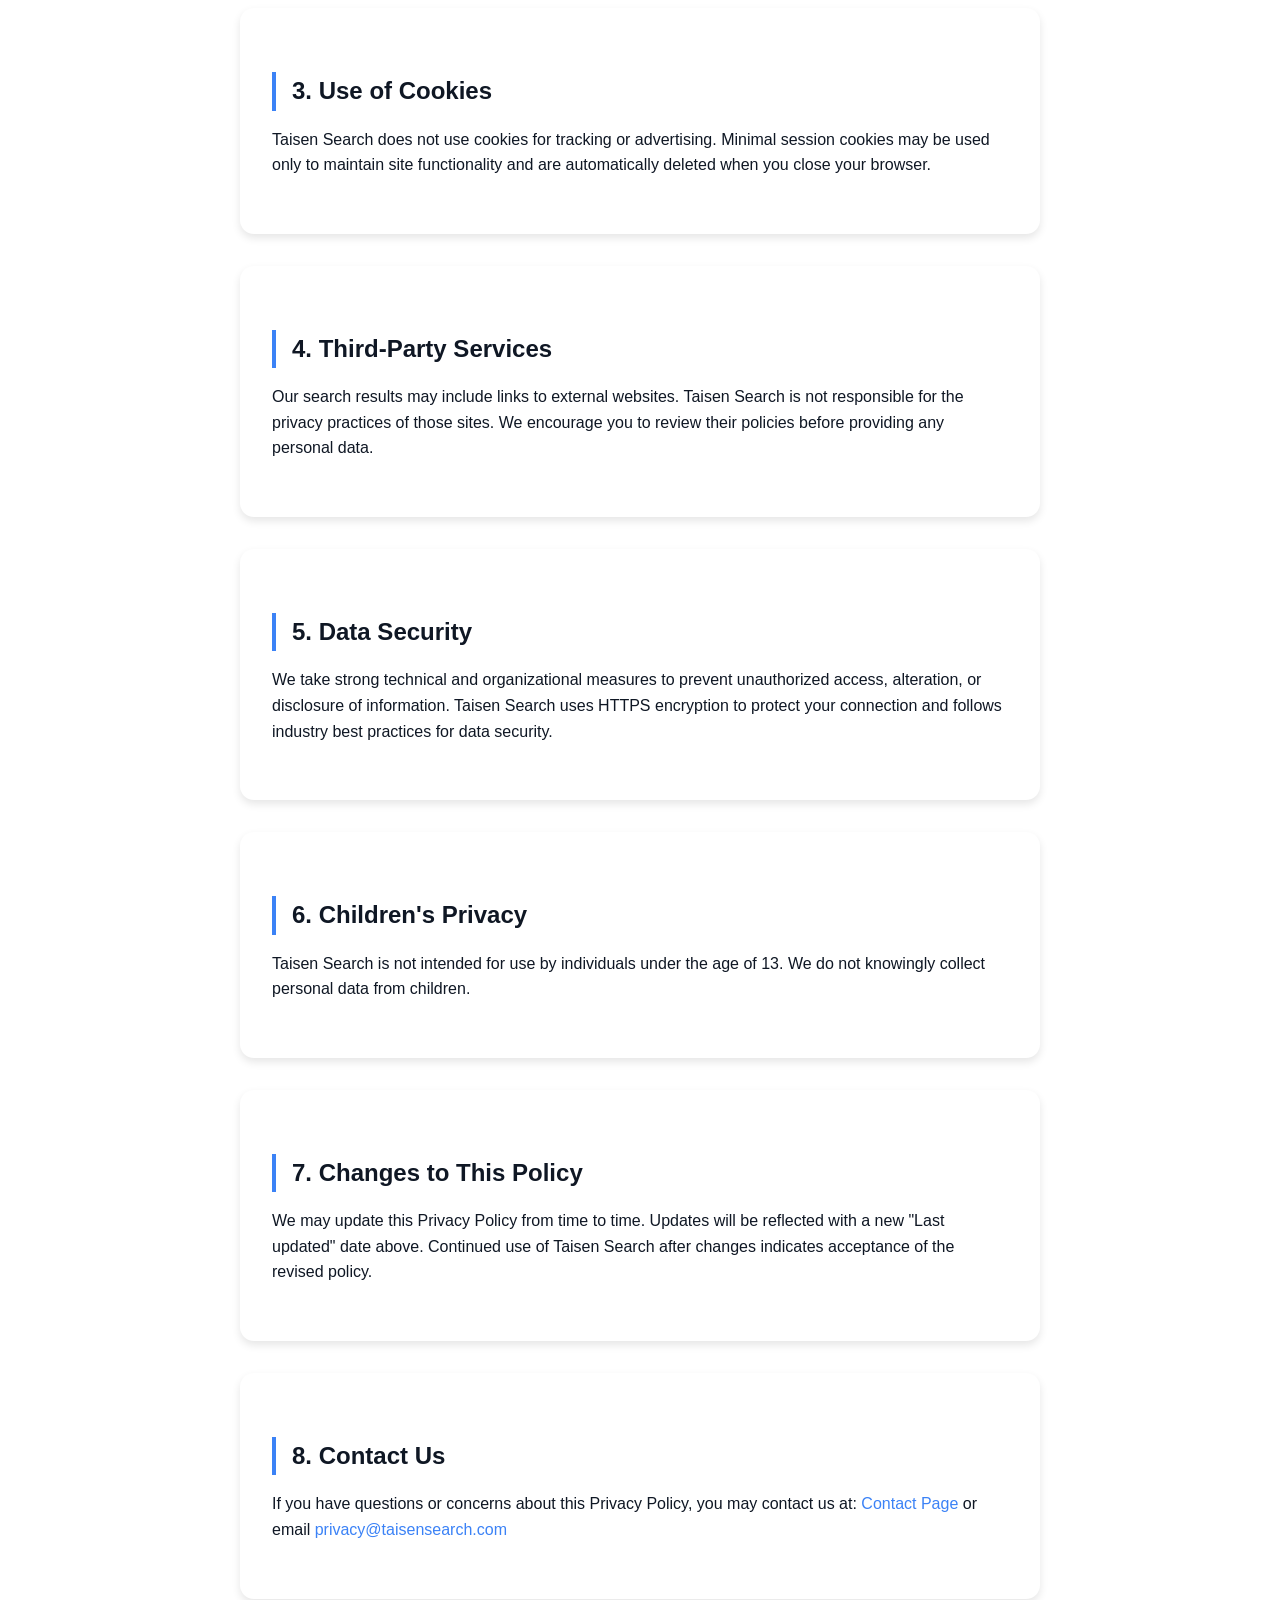
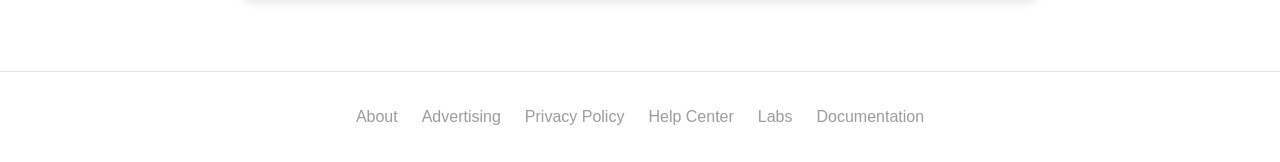
<file: privacy.html>
<!DOCTYPE html>
<html lang="en">
<head>
  <meta charset="UTF-8">
  <meta name="viewport" content="width=device-width, initial-scale=1.0">
  <title>Privacy Policy - Taisen Search</title>
  <style>
    /* Taisen Design System Variables */
    :root {
      --brand-color: #3B82F6;
      --text-dark: #0f1724;
      --text-light: #f5f5f5;
      --bg-light: #ffffff;
      --bg-dark: #121212;
      --neutral-gray: #9a9b9c;
      --success: #28A745;
      --danger: #FF4C4C;
      --spacing-unit: 8px;
      --border-radius: 8px;
      --card-shadow: 0 4px 8px rgba(0,0,0,0.1);
      --transition: all 0.3s ease;
    }

    /* Global Styles */
    * {
      margin: 0;
      padding: 0;
      box-sizing: border-box;
    }

    body {
      font-family: 'Arial', sans-serif;
      background: var(--bg-light);
      color: var(--text-dark);
      line-height: 1.6;
      min-height: 100vh;
      display: flex;
      flex-direction: column;
    }

    /* Header Section */
    .header-section {
      background: var(--bg-light);
      padding: calc(var(--spacing-unit) * 5);
      box-shadow: 0 2px 4px rgba(0,0,0,0.1);
      border-bottom: 1px solid #e0e0e0;
      text-align: center;
    }

    .site-title2 {
      font-size: 36px;
      font-weight: bold;
      color: var(--brand-color);
      margin-bottom: calc(var(--spacing-unit) * 2);
    }

    .back-link {
      color: var(--brand-color);
      text-decoration: none;
      font-weight: 600;
      display: inline-flex;
      align-items: center;
      gap: calc(var(--spacing-unit) * 1);
      transition: var(--transition);
    }

    .back-link:hover {
      color: #2563eb;
      transform: translateX(-2px);
    }

    /* Main Content */
    .main-content {
      flex: 1;
      display: flex;
      justify-content: center;
      padding: calc(var(--spacing-unit) * 5);
    }

    .page-content {
      max-width: 800px;
      width: 100%;
    }

    /* Typography */
    h2 {
      font-size: 32px;
      font-weight: bold;
      color: var(--text-dark);
      margin-bottom: calc(var(--spacing-unit) * 3);
      border-bottom: 3px solid var(--brand-color);
      padding-bottom: calc(var(--spacing-unit) * 2);
    }

    h3 {
      font-size: 24px;
      font-weight: 600;
      color: var(--text-dark);
      margin: calc(var(--spacing-unit) * 4) 0 calc(var(--spacing-unit) * 2) 0;
      padding-left: calc(var(--spacing-unit) * 2);
      border-left: 4px solid var(--brand-color);
    }

    p {
      margin-bottom: calc(var(--spacing-unit) * 3);
      color: var(--text-dark);
      font-size: 16px;
    }

    em {
      color: var(--neutral-gray);
      font-style: italic;
    }

    strong {
      color: var(--brand-color);
      font-weight: 600;
    }

    /* Lists */
    ul {
      margin: calc(var(--spacing-unit) * 2) 0 calc(var(--spacing-unit) * 3) calc(var(--spacing-unit) * 4);
    }

    li {
      margin-bottom: calc(var(--spacing-unit) * 2);
      color: var(--text-dark);
      position: relative;
    }

    li::before {
      content: "•";
      color: var(--brand-color);
      font-weight: bold;
      display: inline-block;
      width: 1em;
      margin-left: -1em;
    }

    /* Links */
    a {
      color: var(--brand-color);
      text-decoration: none;
      font-weight: 500;
      transition: var(--transition);
      border-bottom: 1px solid transparent;
    }

    a:hover {
      color: #2563eb;
      border-bottom-color: var(--brand-color);
    }

    /* Content Cards */
    .content-section {
      background: var(--bg-light);
      padding: calc(var(--spacing-unit) * 4);
      border-radius: 14px;
      box-shadow: var(--card-shadow);
      margin-bottom: calc(var(--spacing-unit) * 4);
      transition: var(--transition);
    }

    .content-section:hover {
      transform: translateY(-2px);
      box-shadow: 0 8px 16px rgba(0,0,0,0.15);
    }

    /* Footer */
    .footer-section {
      background: var(--bg-light);
      padding: calc(var(--spacing-unit) * 4);
      text-align: center;
      color: var(--neutral-gray);
      border-top: 1px solid #e0e0e0;
      margin-top: auto;
    }

    .footer-links {
      display: flex;
      justify-content: center;
      flex-wrap: wrap;
      gap: calc(var(--spacing-unit) * 3);
    }

    .footer-links a {
      color: var(--neutral-gray);
      text-decoration: none;
      transition: var(--transition);
      font-weight: 500;
    }

    .footer-links a:hover {
      color: var(--brand-color);
    }

    /* Last Updated Banner */
    .update-banner {
      background: linear-gradient(135deg, var(--brand-color), #2563eb);
      color: white;
      padding: calc(var(--spacing-unit) * 3) calc(var(--spacing-unit) * 4);
      border-radius: var(--border-radius);
      margin-bottom: calc(var(--spacing-unit) * 4);
      text-align: center;
      font-weight: 600;
    }

    /* Privacy Highlights */
    .privacy-highlights {
      display: grid;
      grid-template-columns: repeat(auto-fit, minmax(250px, 1fr));
      gap: calc(var(--spacing-unit) * 3);
      margin: calc(var(--spacing-unit) * 4) 0;
    }

    .highlight-card {
      background: #f8f9fa;
      padding: calc(var(--spacing-unit) * 3);
      border-radius: var(--border-radius);
      border-left: 4px solid var(--brand-color);
      text-align: center;
    }

    .highlight-card h4 {
      color: var(--brand-color);
      margin-bottom: calc(var(--spacing-unit) * 1);
      font-size: 16px;
      font-weight: 600;
    }

    .highlight-card p {
      font-size: 14px;
      margin: 0;
      color: var(--text-dark);
    }

    /* Responsive Design */
    @media (max-width: 768px) {
      .header-section {
        padding: calc(var(--spacing-unit) * 4);
      }

      .site-title2 {
        font-size: 28px;
      }

      .main-content {
        padding: calc(var(--spacing-unit) * 3);
      }

      .content-section {
        padding: calc(var(--spacing-unit) * 3);
      }

      h2 {
        font-size: 28px;
      }

      h3 {
        font-size: 22px;
      }

      .privacy-highlights {
        grid-template-columns: 1fr;
      }

      .footer-links {
        flex-direction: column;
        gap: calc(var(--spacing-unit) * 2);
      }
    }

    /* Dark Theme Support */
    @media (prefers-color-scheme: dark) {
      body {
        background: var(--bg-dark);
        color: var(--text-light);
      }

      .header-section,
      .footer-section,
      .content-section {
        background: #1f1f1f;
      }

      h2, h3, p, li {
        color: var(--text-light);
      }

      .highlight-card {
        background: #2a2a2a;
      }

      .highlight-card p {
        color: var(--text-light);
      }

      .content-section {
        box-shadow: 0 4px 8px rgba(0,0,0,0.3);
      }
    }
  </style>
</head>
<body>

  <!-- Header -->
  <header>
    <div class="header-section">
      <h1 class="site-title2">Privacy Policy</h1>
      <a href="index.html" class="back-link">← Back to Taisen Search</a>
    </div>
  </header>

  <!-- Main Content -->
  <main class="main-content">
    <div class="page-content">
      <div class="update-banner">
        Last updated: September 2, 2025
      </div>

      <div class="content-section">
        <p>
          At <strong>Taisen Search</strong>, your privacy matters. This Privacy Policy explains what information we collect, 
          how we use it, and the steps we take to keep your data secure when using our search services.
        </p>

        <div class="privacy-highlights">
          <div class="highlight-card">
            <h4>🔒 No Tracking</h4>
            <p>We don't track your searches or build profiles</p>
          </div>
          <div class="highlight-card">
            <h4>📊 Minimal Data</h4>
            <p>Only essential technical data is collected</p>
          </div>
          <div class="highlight-card">
            <h4>🔐 Secure by Design</h4>
            <p>HTTPS encryption protects all connections</p>
          </div>
        </div>
      </div>

      <div class="content-section">
        <h3>1. Information We Do Not Collect</h3>
        <ul>
          <li>We do not track or log your search history</li>
          <li>We do not collect personal information such as your name, email, or IP address</li>
          <li>We do not use tracking cookies or profiling technologies</li>
          <li>We do not sell or share your data with third parties</li>
        </ul>
      </div>

      <div class="content-section">
        <h3>2. Limited Data We Collect</h3>
        <p>
          To improve service reliability, Taisen Search may temporarily collect non-identifiable technical data, such as:
        </p>
        <ul>
          <li>Browser type and version</li>
          <li>Language and display settings</li>
          <li>Anonymous error logs (for debugging issues)</li>
          <li>Search query performance metrics (without personal identifiers)</li>
        </ul>
        <p>This information is used strictly for performance optimization and is never shared with third parties.</p>
      </div>

      <div class="content-section">
        <h3>3. Use of Cookies</h3>
        <p>
          Taisen Search does not use cookies for tracking or advertising.  
          Minimal session cookies may be used only to maintain site functionality and are automatically deleted when you close your browser.
        </p>
      </div>

      <div class="content-section">
        <h3>4. Third-Party Services</h3>
        <p>
          Our search results may include links to external websites.  
          Taisen Search is not responsible for the privacy practices of those sites.  
          We encourage you to review their policies before providing any personal data.
        </p>
      </div>

      <div class="content-section">
        <h3>5. Data Security</h3>
        <p>
          We take strong technical and organizational measures to prevent unauthorized access, alteration, or disclosure of information.  
          Taisen Search uses HTTPS encryption to protect your connection and follows industry best practices for data security.
        </p>
      </div>

      <div class="content-section">
        <h3>6. Children's Privacy</h3>
        <p>
          Taisen Search is not intended for use by individuals under the age of 13.  
          We do not knowingly collect personal data from children.
        </p>
      </div>

      <div class="content-section">
        <h3>7. Changes to This Policy</h3>
        <p>
          We may update this Privacy Policy from time to time. Updates will be reflected with a new "Last updated" date above.  
          Continued use of Taisen Search after changes indicates acceptance of the revised policy.
        </p>
      </div>

      <div class="content-section">
        <h3>8. Contact Us</h3>
        <p>
          If you have questions or concerns about this Privacy Policy, you may contact us at:  
          <a href="contact.html">Contact Page</a> or email <a href="mailto:privacy@taisensearch.com">privacy@taisensearch.com</a>
        </p>
      </div>
    </div>
  </main>

  <!-- Footer -->
  <footer class="Footer">
    <div class="footer-section">
      <nav class="footer-links">
        <a href="about.html">About</a>
        <a href="advertising.html">Advertising</a>
        <a href="privacy.html">Privacy Policy</a>
        <a href="help center.html">Help Center</a>
        <a href="labs.html">Labs</a>
        <a href="TaisenSearch_Documentation.html">Documentation</a>
      </nav>
    </div>
  </footer>

</body>
</html>
</file>
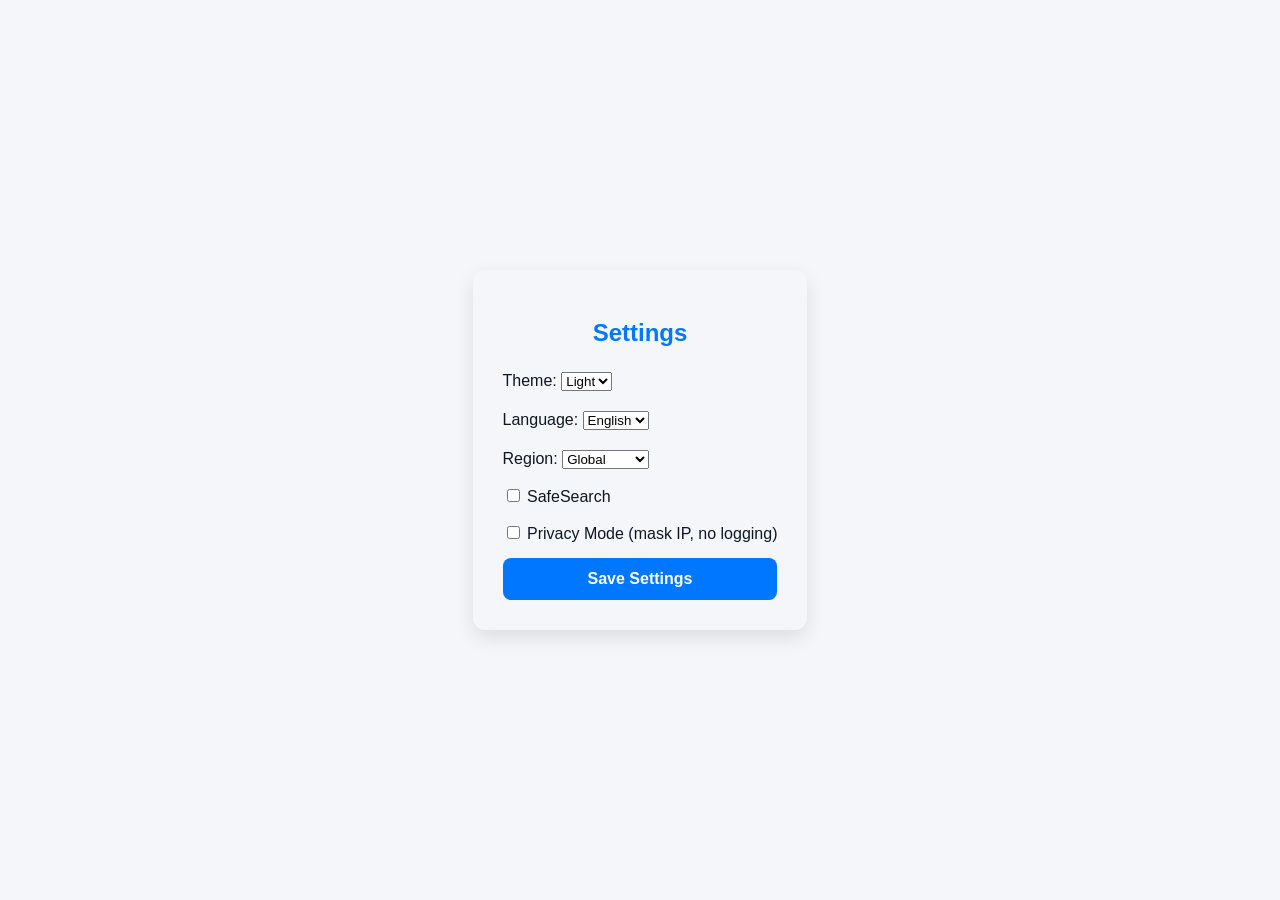
<file: settings.html>
<!DOCTYPE html>
<html lang="en">
<head>
<meta charset="UTF-8">
<meta name="viewport" content="width=device-width, initial-scale=1.0">
<title>Taisen Settings</title>
<link rel="stylesheet" href="style.css?v=20250901">
<style>
/* Settings Panel */
.settings-container {
  max-width: 500px;
  margin: 50px auto;
  padding: 30px;
  background: var(--bg-light);
  border-radius: 12px;
  box-shadow: 0 8px 20px rgba(0,0,0,0.1);
  transition: var(--transition);
}

.settings-container h2 {
  margin-bottom: 20px;
  color: var(--brand-color);
  text-align: center;
}

.settings-container label {
  display: block;
  margin-bottom: 15px;
  font-weight: 500;
  color: var(--text-dark);
}

.settings-container select,
.settings-container input[type="checkbox"] {
  margin-top: 5px;
  transition: var(--transition);
}

button#saveSettings {
  display: block;
  width: 100%;
  padding: 12px;
  background: var(--brand-color);
  color: var(--text-light);
  border: none;
  border-radius: 8px;
  cursor: pointer;
  font-weight: bold;
  font-size: 1rem;
  transition: transform 0.3s ease, box-shadow 0.3s ease;
}

button#saveSettings:hover {
  transform: translateY(-2px);
  box-shadow: 0 4px 12px rgba(0,0,0,0.2);
}

/* Dark Mode */
body.dark .settings-container {
  background: var(--bg-dark);
  color: var(--text-light);
}

body.dark .settings-container label {
  color: var(--text-light);
}

body.dark select,
body.dark input[type="checkbox"] {
  background: #2a2a2a;
  color: var(--text-light);
  border: 1px solid #555;
}
</style>
</head>
<body>

<div class="settings-container">
  <h2>Settings</h2>

  <label for="themeSelect">Theme:
    <select id="themeSelect">
      <option value="light">Light</option>
      <option value="dark">Dark</option>
    </select>
  </label>

  <label for="langSelect">Language:
    <select id="langSelect">
      <option value="en">English</option>
      <option value="fil">Filipino</option>
    </select>
  </label>

  <label for="regionSelect">Region:
    <select id="regionSelect">
      <option value="">Global</option>
      <option value="ph">Philippines</option>
    </select>
  </label>

  <label>
    <input type="checkbox" id="safeSearch"> SafeSearch
  </label>

  <label>
    <input type="checkbox" id="privacyMode"> Privacy Mode (mask IP, no logging)
  </label>

  <button id="saveSettings">Save Settings</button>
</div>

<script>
// Save settings and redirect
function saveSettings() {
  localStorage.setItem('theme', document.getElementById('themeSelect').value);
  localStorage.setItem('language', document.getElementById('langSelect').value);
  localStorage.setItem('region', document.getElementById('regionSelect').value);
  localStorage.setItem('safeSearch', document.getElementById('safeSearch').checked);
  localStorage.setItem('privacyMode', document.getElementById('privacyMode').checked);

  // Apply theme immediately
  applyTheme();
  
  // Redirect to main page
  window.location.href = 'index.html';
}

// Load saved settings
function loadSettings() {
  const theme = localStorage.getItem('theme') || 'light';
  const lang = localStorage.getItem('language') || 'en';
  const region = localStorage.getItem('region') || '';
  const safeSearch = localStorage.getItem('safeSearch') === 'true';
  const privacy = localStorage.getItem('privacyMode') === 'true';

  document.getElementById('themeSelect').value = theme;
  document.getElementById('langSelect').value = lang;
  document.getElementById('regionSelect').value = region;
  document.getElementById('safeSearch').checked = safeSearch;
  document.getElementById('privacyMode').checked = privacy;

  applyTheme();
}

// Apply theme class
function applyTheme() {
  const theme = document.getElementById('themeSelect').value;
  if(theme === 'dark') {
    document.body.classList.add('dark');
  } else {
    document.body.classList.remove('dark');
  }
}

document.getElementById('saveSettings').addEventListener('click', saveSettings);
window.addEventListener('load', loadSettings);
</script>

</body>
</html>
</file>
<file: style.css>
/* Root Colors */
:root {
  --brand-color: #0077ff;
  --brand-dark: #005fcc;
  --danger: #e11d48;
  --text-dark: #0f1724;
  --text-light: #ffffff;
  --bg-light: #f4f6f9;
}

/* Global */
body {
  font-family: Arial, sans-serif;
  background: var(--bg-light);
  margin: 0;
  display: flex;
  justify-content: center;
  align-items: center;
  min-height: 100vh;
}

/* Reusable Container */
.auth-container, .profile-container {
  background: #fff;
  padding: 2rem;
  border-radius: 12px;
  box-shadow: 0 4px 12px rgba(0,0,0,0.1);
  width: 350px;
  text-align: center;
}

.auth-container h2, 
.profile-container h2 {
  margin-bottom: 1rem;
  color: var(--brand-color);
}

/* Form Inputs */
.auth-container input, 
.profile-container input, 
.profile-container textarea {
  width: 100%;
  padding: 0.7rem;
  margin: 0.5rem 0;
  border: 1px solid #ddd;
  border-radius: 6px;
  font-size: 1rem;
}

.auth-container input:focus,
.profile-container input:focus,
.profile-container textarea:focus {
  border-color: var(--brand-color);
  outline: none;
  box-shadow: 0 0 6px rgba(0,119,255,0.3);
}

/* Buttons */
.auth-container button,
.profile-container button {
  width: 100%;
  padding: 0.7rem;
  margin-top: 0.6rem;
  background: var(--brand-color);
  color: var(--text-light);
  border: none;
  border-radius: 6px;
  cursor: pointer;
  font-size: 1rem;
  transition: background 0.2s ease;
}

.auth-container button:hover,
.profile-container button:hover {
  background: var(--brand-dark);
}

/* Special Buttons */
.google-btn {
  background: #fff;
  color: #333;
  border: 1px solid #ddd;
}

.google-btn:hover {
  background: #f0f0f0;
}

.guest-btn {
  background: #444;
}

.guest-btn:hover {
  background: #222;
}

.danger-btn {
  background: var(--danger);
}

.danger-btn:hover {
  background: #be123c;
}

/* Error & Success Messages */
.error, .error-msg {
  color: var(--danger);
  font-size: 0.9rem;
  margin-top: 0.5rem;
}

.success-msg {
  color: green;
  font-size: 0.9rem;
  margin-top: 0.5rem;
}

/* Profile Page Layout */
.profile-container form {
  text-align: left;
}

.profile-container label {
  font-weight: bold;
  font-size: 0.9rem;
  margin-top: 0.8rem;
  display: block;
  text-align: left;
}

.profile-actions {
  margin-top: 1rem;
  display: flex;
  flex-direction: column;
  gap: 0.5rem;
}
</file>
